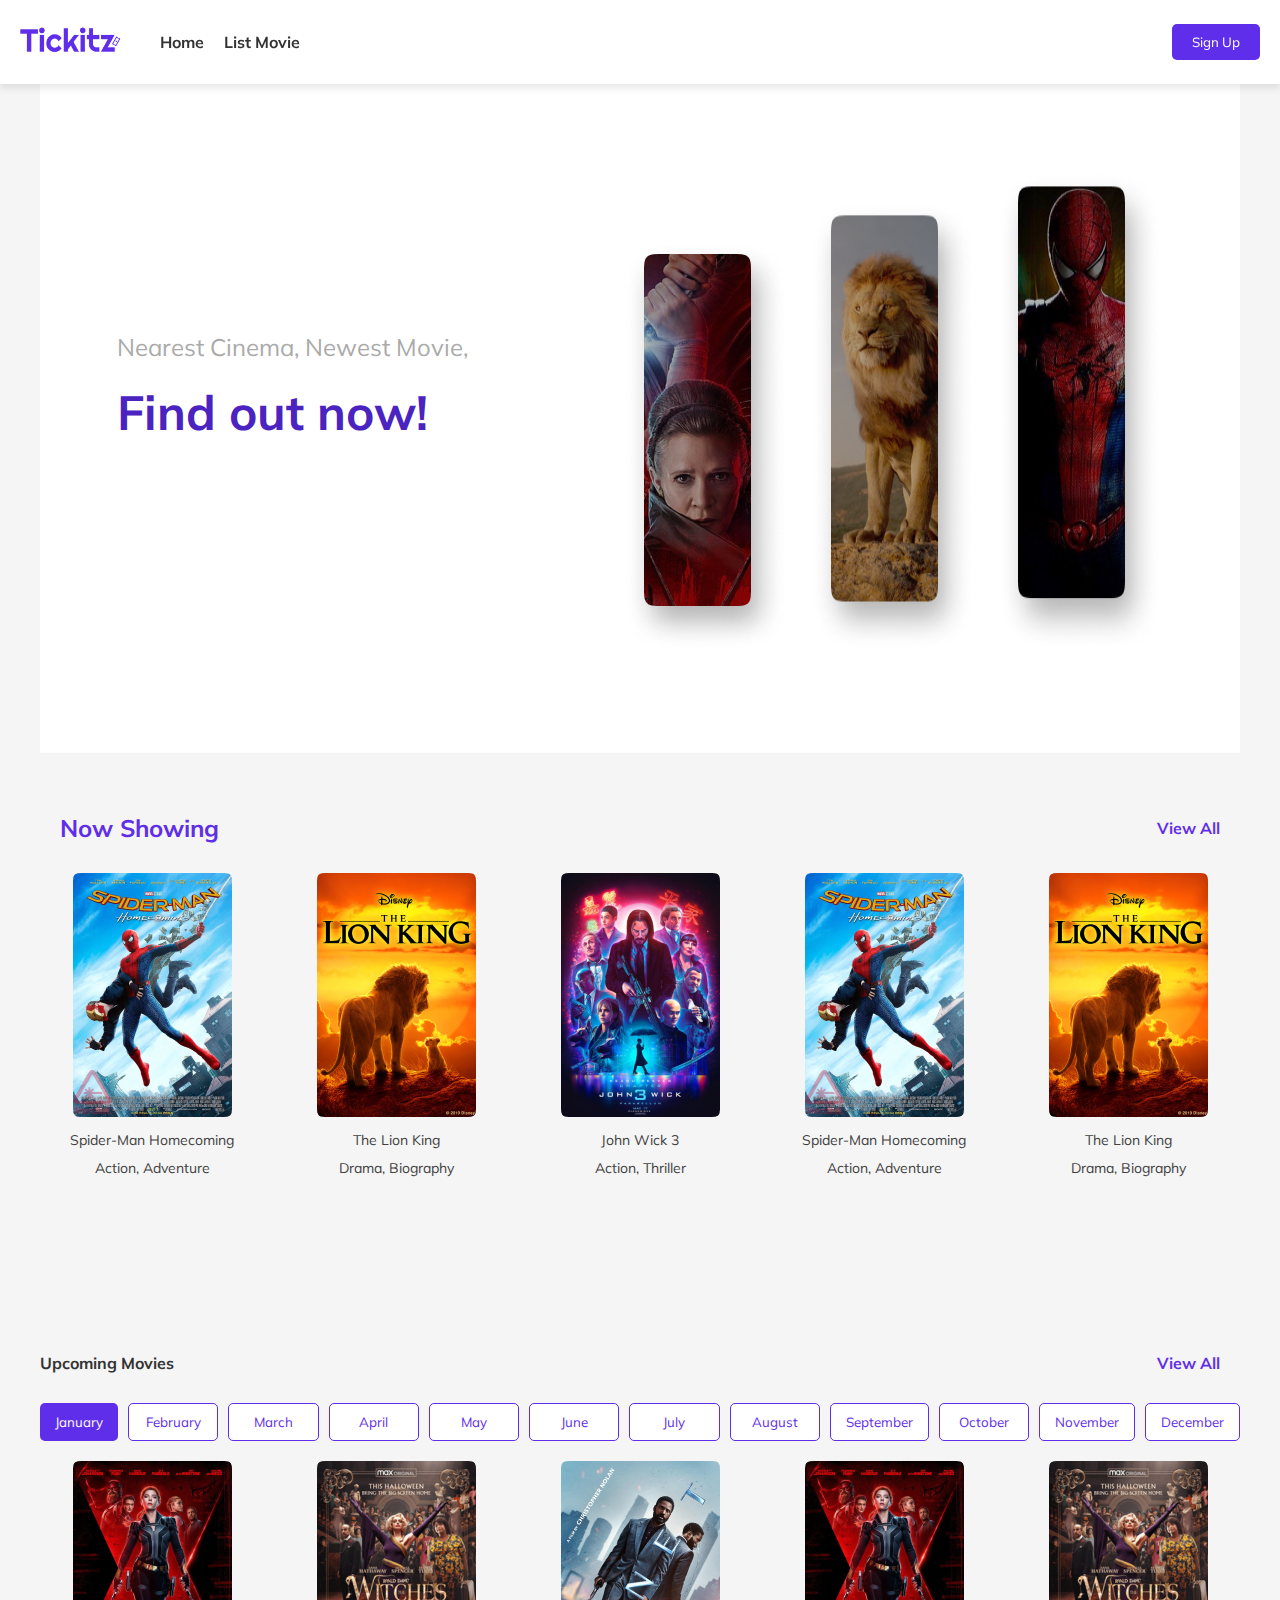
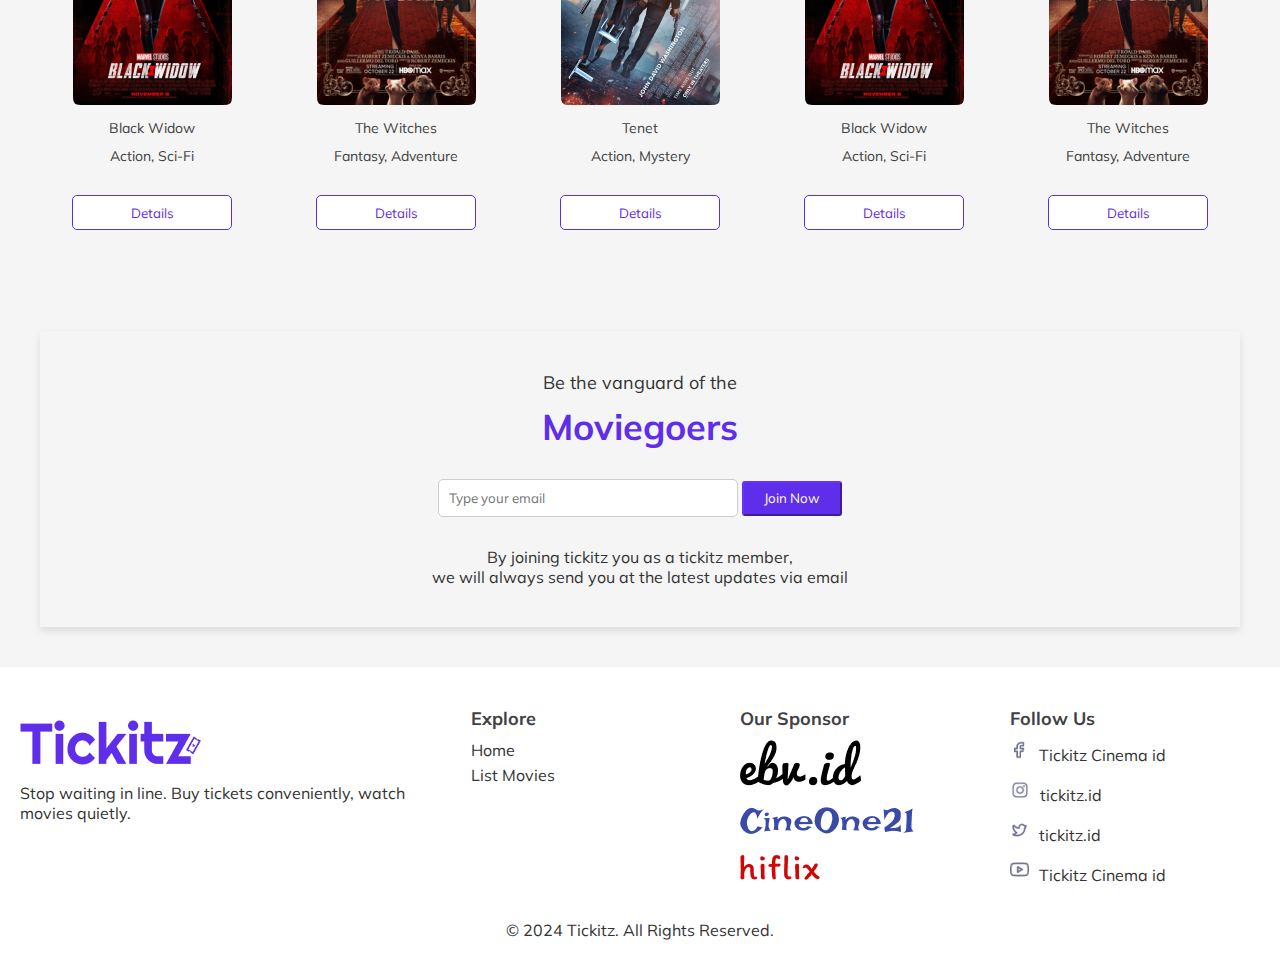
<file: index.html>
<!DOCTYPE html>
<html lang="en">
<head>
    <meta charset="UTF-8">
    <meta name="viewport" content="width=device-width, initial-scale=1.0">
    <title>Tickitz</title>
    <link rel="stylesheet" href="style.css">
    <link rel="preconnect" href="https://fonts.googleapis.com">
    <link rel="preconnect" href="https://fonts.gstatic.com" crossorigin>
    <link href="https://fonts.googleapis.com/css2?family=Mulish:ital,wght@0,200..1000;1,200..1000&display=swap" rel="stylesheet">
</head>
<body>
    <header>
        <nav class="navbar">
            <a href="#" id="logo"><img src="/Foto/Tickitz 2.png" alt="Tickitz Logo"></a>
            <div class="navbar-nav">
                <a href="#">Home</a>
                <a href="#">List Movie</a>
            </div>
            <div class="navbar-extra">
                <button>Sign Up</button>
            </div>
            <div class="hamburger">
                <img src="/Foto/hamburger.png">
            </div>
        </nav>
    </header>

    <main>
        <div class="main-container">
            <section class="section1">
                <div class="main-content">
                    <div class="text-content">
                        <p>Nearest Cinema, Newest Movie,</p>
                        <h2>Find out now!</h2>
                    </div>
                    <div class="images-container">
                        
                        <img class="mt-70" src="/Foto/Group 10.png" alt="Cinema Image">
                        <img class="mt-30" src="/Foto/Group 11.png" alt="Cinema Image">
                        <img src="/Foto/Group 12.png" alt="Cinema Image">
                    </div>
                </div>
            </section>
            

            <section class="section2">
                <div class="main-content">
                    <div class="section-header">
                        <a class="nowshow" href="#">Now Showing</a>
                        <a class="viewal" href="#">View All</a>
                    </div>
                    <div class="movies-grid">
                        <div class="movie-item">
                            <div class="movie-image">
                            <img src="/Foto/Spider.png" alt="Spider Movie">
                            <p>Spider-Man Homecoming</p>
                            <p>Action, Adventure</p>
                            </div>
                        </div>
                        <div class="movie-item">
                            <div class="movie-image">
                            <img src="/Foto/Lion.png" alt="Lion Movie">
                            <p>The Lion King</p>
                            <p>Drama, Biography</p>
                            </div>
                        </div>
                        <div class="movie-item">
                            <div class="movie-image">
                            <img src="/Foto/John.png" alt="John Movie">
                            <p>John Wick 3</p>
                            <p>Action, Thriller</p>
                            </div>
                        </div>
                        <div class="movie-item">
                            <div class="movie-image">
                            <img src="/Foto/Spider.png" alt="Spider Movie">
                            <p>Spider-Man Homecoming</p>
                            <p>Action, Adventure</p>
                            </div>
                        </div>
                        <div class="movie-item">
                            <div class="movie-image">
                            <img src="/Foto/Lion.png" alt="Lion Movie">
                            <p>The Lion King</p>
                            <p>Drama, Biography</p>
                            </div>
                        </div>
                    </div>
                </div>
            </section>
            
            <section class="section3">
                <div class="main-content">
                    <div class="section-header">
                        <p class="bold">Upcoming Movies</p>
                        <a class="viewal" href="#">View All</a>
                    </div>
                    <div class="month-buttons">
                        <button>January</button>
                        <button class="button-outline">February</button>
                        <button class="button-outline">March</button>
                        <button class="button-outline">April</button>
                        <button class="button-outline">May</button>
                        <button class="button-outline">June</button>
                        <button class="button-outline">July</button>
                        <button class="button-outline">August</button>
                        <button class="button-outline">September</button>
                        <button class="button-outline">October</button>
                        <button class="button-outline">November</button>
                        <button class="button-outline">December</button>
                    </div>
                    <div class="movies-grid">
                        <div class="movie-item">
                            <img src="/Foto/BW.png" alt="BW Movie">
                            <p>Black Widow</p>
                            <p>Action, Sci-Fi</p>
                            <button>Details</button>
                        </div>
                        <div class="movie-item">
                            <img src="/Foto/TW.png" alt="TW Movie">
                            <p>The Witches</p>
                            <p>Fantasy, Adventure</p>
                            <button>Details</button>
                        </div>
                        <div class="movie-item">
                            <img src="/Foto/Tenet.png" alt="Tenet Movie">
                            <p>Tenet</p>
                            <p>Action, Mystery</p>
                            <button>Details</button>
                        </div>
                        <div class="movie-item">
                            <img src="/Foto/BW.png" alt="BW Movie">
                            <p>Black Widow</p>
                            <p>Action, Sci-Fi</p>
                            <button>Details</button>
                        </div>
                        <div class="movie-item">
                            <img src="/Foto/TW.png" alt="TW Movie">
                            <p>The Witches</p>
                            <p>Fantasy, Adventure</p>
                            <button>Details</button>
                        </div>
                    </div>
                </div>
            </section>
            
            
            <section class="section4">
                <div class="main-content">
                    <p class="info-1">Be the vanguard of the</p>
                    <h3>Moviegoers</h3>
                    <input type="email" id="email" placeholder="Type your email" required>
                    <button>Join Now</button>
                    <p class="info mt-30">By joining tickitz you as a tickitz member,</p>
                    <p class="info">we will always send you at the latest updates via email</p>
                </div>
            </section>
        </div>
    </main>

    <footer>
        <div class="foot-container">
            <div class="footer-content1">
                <a href="#"><img src="/Foto/Tickitz 2.png" alt="Tickitz Logo"></a>
                <p class="paragraph">Stop waiting in line. Buy tickets conveniently, watch movies quietly.</p>
            </div>
            <div class="footer-content">
                <h3>Explore</h3>
                <div class="footer-mob">
                <a href="#">Home</a>
                <a href="#">List Movies</a>
            </div>
            </div>
            <div class="footer-content">
                <h3>Our Sponsor</h3>
                <div class="footer-mob">
                <a href="#"><img src="/Foto/ebv.id.png" alt="EBV Sponsor"></a>
                <a href="#"><img src="/Foto/CineOne21.png" alt="CineOne21 Sponsor"></a>
                <a href="#"><img src="/Foto/hiflix.png" alt="Hiflix Sponsor"></a>
            </div>
            </div>
            <div class="footer-content">
                <h3>Follow Us</h3>
                <div class="footer-mob">
                <div class="sosmed-id"><img src="/Foto/eva_facebook-outline.png" alt="Facebook"><a href="#">Tickitz Cinema id</a></div>
                <div class="sosmed-id"><img src="/Foto/bx_bxl-instagram.png" alt="Instagram"><a href="#">tickitz.id</a></div>
                <div class="sosmed-id"><img src="/Foto/eva_twitter-outline.png" alt="Twitter"><a href="#">tickitz.id</a></div>
                <div class="sosmed-id"><img src="/Foto/feather_youtube.png" alt="YouTube"><a href="#">Tickitz Cinema id</a></div>
                </div>
            </div>
        </div>
        <div class="copyright">
            <p>&copy; 2024 Tickitz. All Rights Reserved.</p>
        </div>
    </footer>
</body>
</html>
</file>
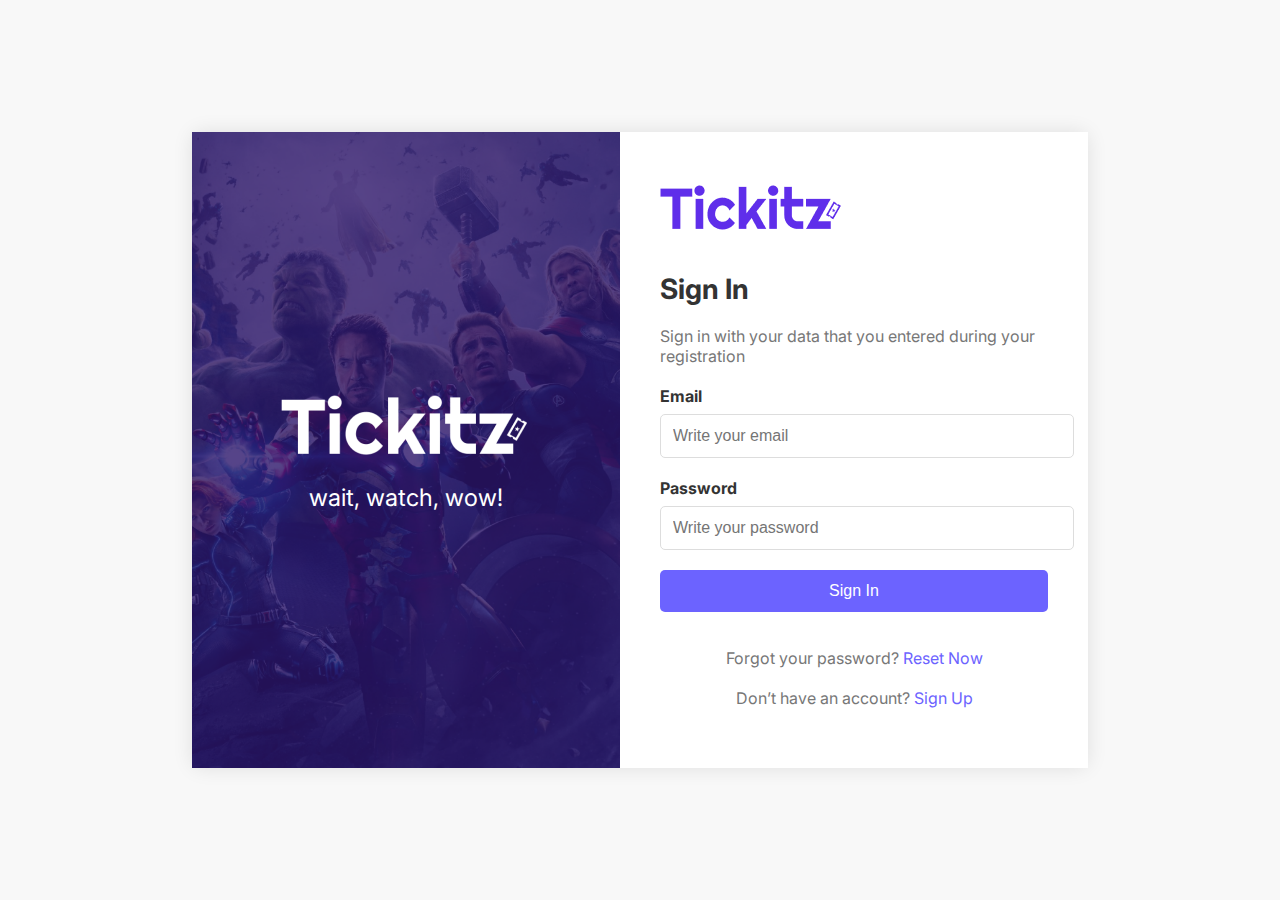
<file: signin.html>
<!DOCTYPE html>
<head>
    <meta charset="UTF-8">
    <meta name="viewport" content="width=device-width, initial-scale=1.0">
    <title>Tickitz Sign In</title>
    <link rel="stylesheet" href="signinstyle.css">
</head>
<body>
    <div class="container">
        <div class="left-section">
            <div class="left-content">
                <img src="/Foto/tickitz 1.png" alt="Logo">
                <p>wait, watch, wow!</p>
            </div>
        </div>
        <div class="right-section">
            <div class="signin-box">
                <a href="#" class="head-mob"><img src="/Foto/Tickitz 2.png" alt=""></a>
                <h2>Sign In</h2>
                <p>Sign in with your data that you entered during your registration</p>
                <form>
                    <label for="email">Email</label>
                    <input type="email" id="email" placeholder="Write your email" required>
                    
                    <label for="password">Password</label>
                    <input type="password" id="password" placeholder="Write your password" required>
                    
                    <button type="submit">Sign In</button>
                </form>
                <div class="additional-links">
                    <p>Forgot your password? <a href="#">Reset Now</a></p>
                    <p>Don’t have an account? <a href="#">Sign Up</a></p>
                </div>
            </div>
        </div>
    </div>
</body>
</html>
</file>
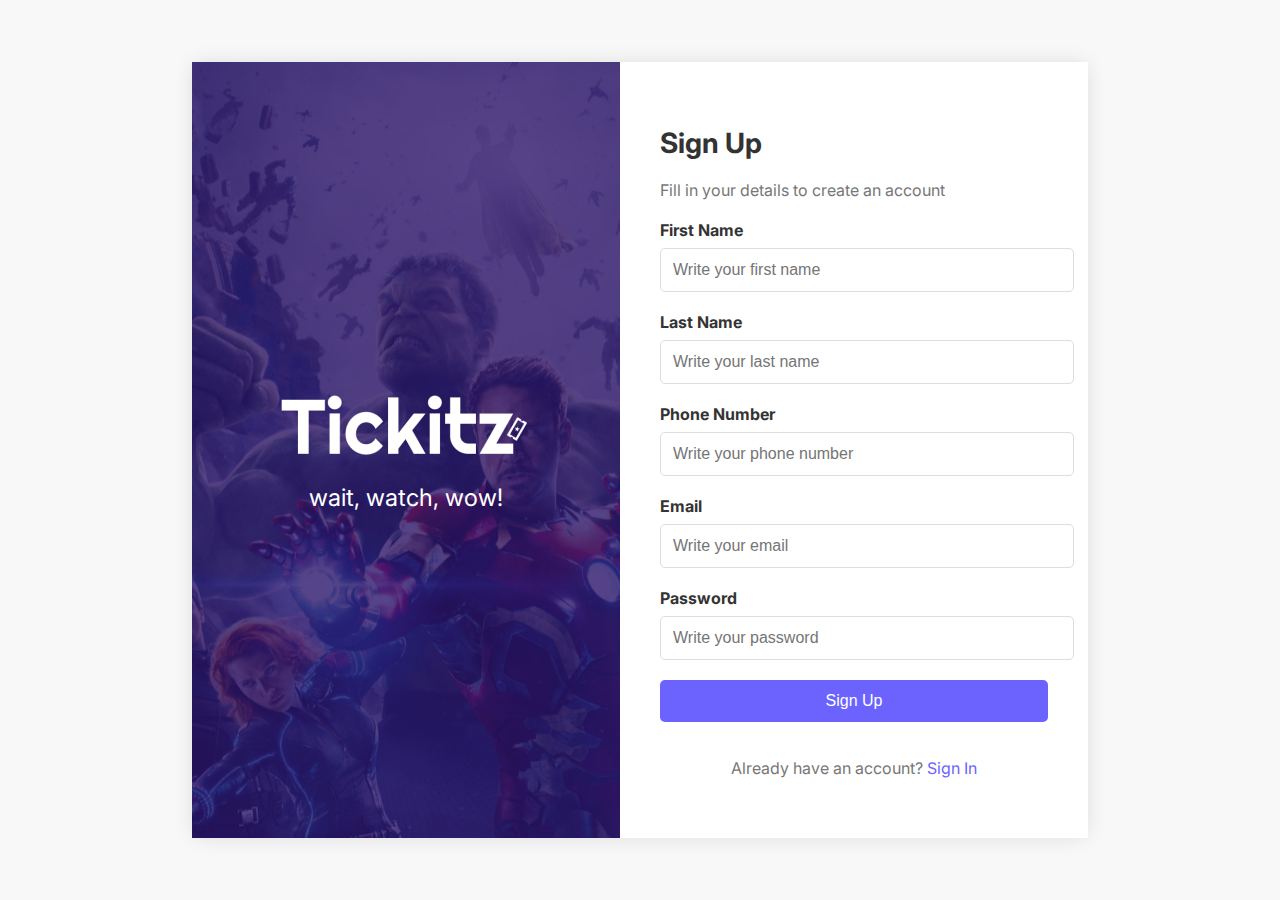
<file: signup.html>
<!DOCTYPE html>
<head>
    <meta charset="UTF-8">
    <meta name="viewport" content="width=device-width, initial-scale=1.0">
    <title>Tickitz Sign Up</title>
    <link rel="stylesheet" href="signupstyle.css">
</head>
<body>
    <div class="container">
        <div class="left-section">
            <div class="left-content">
                <img src="/Foto/tickitz 1.png" alt="Logo">
                <p>wait, watch, wow!</p>
            </div>
        </div>
        <div class="right-section">
            <div class="signin-box">
                <a href="#" class="head-mob"><img src="/Foto/Tickitz 2.png" alt=""></a>
                <h2>Sign Up</h2>
                <p>Fill in your details to create an account</p>
                <form>
                    <label for="first-name">First Name</label>
                    <input type="text" id="first-name" placeholder="Write your first name" required>
                    
                    <label for="last-name">Last Name</label>
                    <input type="text" id="last-name" placeholder="Write your last name" required>
                    
                    <label for="phone-number">Phone Number</label>
                    <input type="tel" id="phone-number" placeholder="Write your phone number" required>
                    
                    <label for="email">Email</label>
                    <input type="email" id="email" placeholder="Write your email" required>
                    
                    <label for="password">Password</label>
                    <input type="password" id="password" placeholder="Write your password" required>
                    
                    <button type="submit">Sign Up</button>
                </form>
                <div class="additional-links">
                    <p>Already have an account? <a href="#">Sign In</a></p>
                </div>
            </div>
        </div>
</body>
</html>
</file>
<file: style.css>
* {
    margin: 0;
    padding: 0;
    box-sizing: border-box;
    font-family: "Mulish", sans-serif;
}

body {
    background-color: #f5f5f5;
    color: #333;
}

.navbar {
    display: flex;
    justify-content: space-between;
    align-items: center;
    padding: 20px;
    background-color: #fff;
    box-shadow: 0 4px 8px rgba(0, 0, 0, 0.1);
    position: fixed;
    top: 0;
    left: 0;
    right: 0;
}

#logo img {
    height: 40px;
}

.navbar-nav {
    display: flex;
    gap: 20px;
    position: absolute;
    left: 160px;
}

.navbar-nav a {
    text-decoration: none;
    color: #333;
    font-weight: bold;
}

.navbar-extra button {
    padding: 10px 20px;
    background-color: #5f2eea;
    color: #fff;
    border: none;
    border-radius: 5px;
    cursor: pointer;
}

.navbar-extra button:hover {
    background-color: #4b23c0;
}

.hamburger{
    display: none;
}

.main-container {
    padding: 40px;
}


.section1 {
    background-color: #FFFFFF;
    text-align: center;
    padding: 100px 0;
}

.section1 p {
    font-size: 24px;
    color: #aaa;
}

.section1 h2 {
    font-size: 48px;
    color: #4b23c0;
    margin: 20px 0;
}

.section1 .main-content {
    display: flex;
    align-items: center;
    justify-content: space-around;
    text-align: left;
}

.section1 .text-content {
    max-width: 50%;
}

.section1 .images-container {
    display: flex;
    gap: 20px;
    justify-content: flex-end;
    max-width: 50%;
}

.mt-30{
    margin-top: 30px;
}

.mt-70{
    margin-top: 70px;
}

.images-container {
    display: flex;
    justify-content: center;
    gap: 20px;
    margin-top: 30px;
}

.section2, .section3, .section4 {
    margin-top: 50px;
}

.section2 .section-header,

.section3 .section-header {
    display: flex;
    justify-content: space-between;
    align-items: center;
    margin-bottom: 20px;
}

.month-buttons {
    display: flex;
    /* flex-wrap: wrap; */
    gap: 10px;
    margin-bottom: 20px;
    justify-content: center;
    justify-content: space-around;
}

.month-buttons button {
    padding: 10px 15px;
    background-color: #5f2eea;
    color: #fff;
    border: none;
    border-radius: 5px;
    cursor: pointer;
    transition: background-color 0.3s ease;
}

.month-buttons .button-outline {
    width: 100px;
    border: 1px solid #5f2eea;
    background-color: #FFFFFF;
    color: #5f2eea;
}

.section2 a, .section3 a {
    display: inline-block;
    padding: 10px 20px;
    color: #414141;
    text-decoration: none;
    border-radius: 5px;
}

.movie-item {
    text-align: center;
    height: 320px;
}

.movie-image {
    height: 255px;

}

.movie-item p {
    margin-top: 10px;
    color: #414141;
    font-size: 14px;
}

.movies-grid {
    display: grid;
    grid-template-columns: repeat(auto-fit, minmax(120px, 1fr));
    gap: 20px;
    padding-bottom: 100px;
}

.movie-item button{
    width: 160px;
    height: 35px;
    border: 1px solid #5f2eea;
    background-color: #FFFFFF;
    color: #5f2eea;
    margin-top: 30px;
    border-radius: 5px;
    cursor: pointer;
    
}

.section4 {
    justify-content: space-around;
    text-align: center;
    box-shadow: 0 4px 8px rgba(0, 0, 0, 0.1);
    padding: 40px 0 40px 0;
}

.section4 .info-1{
    font-size: 18px;
    color: #333;

}

.section4 h3 {
    font-size: 36px;
    color: #5f2eea;
    margin: 10px 0;
}

.section4 button{
    width: 100px;
    height: 35px;
    border-radius: 3px;
    border-color: #5f2eea;
    background-color: #5f2eea;
    color: white;
}

.section4 .info{
    color: #333;
    font-size: 16px;
    
}

#email {
    width: 300px;
    padding: 10px;
    margin-top: 20px;
    border-radius: 5px;
    border: 1px solid #ccc;
}

.bold{
    font-weight: bolder;
}

.section3 .viewal{
    color: #5f2eea;
    font-weight: bolder;
}

.section2 .viewal{
    color: #5f2eea;
    font-weight: bolder;
}

.section2 .nowshow{
    color: #5f2eea;
    font-size: 24px;
    font-weight: bolder;
}

footer {
    background-color: #fff;
    padding: 40px 20px;
}

.foot-container {
    display: flex;
    justify-content: space-between;
    /* flex-wrap: wrap; */
    gap: 20px;
}

.footer-content {
    flex: 1 1 calc(25% - 20px);
    margin-bottom: 20px;
}

.footer-content h3 {
    font-size: 18px;
    margin-bottom: 10px;
    color: #414144;
}

.footer-content p, .footer-content a {
    color: #333;
    text-decoration: none;
    display: block;
    margin: 5px 0;
}

.footer-content img {
    max-width: 100%;
    height: auto;
    margin-bottom: 10px;
}

.sosmed-id {
    display: flex;
    align-items: center;
    margin-bottom: 10px;
}

.sosmed-id img {
    height: 20px;
    margin-right: 10px;
}

.copyright {
    text-align: center;
    margin-top: 20
}

@media (min-width: 1024px){
    
}

@media (min-width: 641px){
    
}

@media (max-width: 640px){

    .navbar-nav{
        display: none;
    }

    .navbar-extra{
        display: none;
    }

    .hamburger{
        width: 20px;
        position: absolute;
        right: 440px;
        display: inline-block;
    }

    .section1 .main-content {
        display: grid;
        align-items: center;
        justify-content: space-around;
        text-align: left;
    }
    
    .section1 .images-container{
        justify-content: flex-start;
    }

    .movies-grid{
    display: flex;
    /* grid-template-columns: repeat(auto-fit, minmax(120px, 1fr)); */
    gap: 20px;
    padding-bottom: 100px;
    }
    .foot-container {
        display: grid;
        justify-content: space-between;
        flex-wrap: wrap;
        gap: 20px;
    }
    .sosmed-id{
        display: inline;        
    }
    .sosmed-id a{
        display: none;
    }
    
    .footer-content1 a{
        display: inline;
    }

    .footer-content{
        display: flex;
    }
    
    .footer-mob{
        display: flex;
        position: relative;
        top: 35px;
        right: 85px;
        padding: 20px;
    }
}
</file>
<file: signinstyle.css>
@import url('https://fonts.googleapis.com/css2?family=Inter:wght@400;600&display=swap');

body {
    margin: 0;
    font-family: 'Inter', sans-serif;
    display: flex;
    height: 100vh;
    justify-content: center;
    align-items: center;
    background-color: #f8f8f8;
}

.container {
    display: flex;
    width: 70%;
    max-width: 1200px;
    box-shadow: 0 0 20px rgba(0, 0, 0, 0.1);
    border-radius: 10px;   
}

.left-section {
    background: url('/Foto/BG.png') no-repeat center center/cover;
    flex: 1;
    display: flex;
    align-items: center;
    justify-content: center;
    color: white;
    padding: 20px;
}

.left-content {
    display: flex;
    flex-direction: column;
    align-items: center;
    justify-content: space-between;
}

.left-content img {
    width: 250px;
    height: 95px;
}

.left-content p {
    font-size: 24px;
    margin: 10px 0;
    text-align: center;
}

.right-section {
    flex: 1;
    background-color: #ffffff;
    padding: 40px;
    display: flex;
    align-items: center;
    justify-content: center;
}

.signin-box {
    width: 100%;
    max-width: 400px;
}

.signin-box h2 {
    margin-bottom: 20px;
    font-size: 28px;
    color: #333;
}

.signin-box p {
    margin-bottom: 20px;
    color: #777;
}

.signin-box label {
    display: block;
    margin-bottom: 8px;
    color: #333;
    font-weight: bold;
}

.signin-box input {
    width: 100%;
    padding: 12px;
    margin-bottom: 20px;
    border: 1px solid #ddd;
    border-radius: 5px;
    font-size: 16px;
}

.signin-box button {
    width: 100%;
    padding: 12px;
    background-color: #6C63FF;
    border: none;
    border-radius: 5px;
    color: white;
    font-size: 16px;
    cursor: pointer;
    margin-bottom: 20px;
}

.signin-box button:hover {
    background-color: #5a52d1;
}

.additional-links {
    text-align: center;
}

.additional-links a {
    color: #6C63FF;
    text-decoration: none;
}

.additional-links a:hover {
    text-decoration: underline;
}

@media only screen and (max-width: 640px) {
    .left-section{
        display: none;
    }

    .right-section{
        justify-content: center;
        align-items: center ;
        margin-top: 50px;
    }

    .head-mob{
        display: flex;
    }
}
</file>
<file: signupstyle.css>
@import url('https://fonts.googleapis.com/css2?family=Inter:wght@400;600&display=swap');

body {
    margin: 0;
    font-family: 'Inter', sans-serif;
    display: flex;
    height: 100vh;
    justify-content: center;
    align-items: center;
    background-color: #f8f8f8;
}

.container {
    display: flex;
    width: 70%;
    max-width: 1200px;
    box-shadow: 0 0 20px rgba(0, 0, 0, 0.1);
    border-radius: 10px;

}

.left-section {
    background: url('/Foto/BG.png');
    flex: 1;
    display: flex;
    align-items: center;
    justify-content: center;
    color: white;
    padding: 20px;
}

.left-content {
    display: flex;
    flex-direction: column;
    align-items: center;
    justify-content: space-between;
}

.left-content img {
    width: 250px;
    height: 95px;
}

.left-content p {
    font-size: 24px;
    margin: 10px 0;
    text-align: center;
}

.right-section {
    flex: 1;
    background-color: #ffffff;
    padding: 40px;
    display: flex;
    align-items: center;
    justify-content: center;
}

.head-mob{
    display: none;
}

.signin-box {
    width: 100%;
    max-width: 400px;
}

.signin-box h2 {
    margin-bottom: 20px;
    font-size: 28px;
    color: #333;
}

.signin-box p {
    margin-bottom: 20px;
    color: #777;
}

.signin-box label {
    display: block;
    margin-bottom: 8px;
    color: #333;
    font-weight: bold;
}

.signin-box input {
    width: 100%;
    padding: 12px;
    margin-bottom: 20px;
    border: 1px solid #ddd;
    border-radius: 5px;
    font-size: 16px;
}

.signin-box button {
    width: 100%;
    padding: 12px;
    background-color: #6C63FF;
    border: none;
    border-radius: 5px;
    color: white;
    font-size: 16px;
    cursor: pointer;
    margin-bottom: 20px;
}

.signin-box button:hover {
    background-color: #5a52d1;
}

.additional-links {
    text-align: center;
}

.additional-links a {
    color: #6C63FF;
    text-decoration: none;
}

.additional-links a:hover {
    text-decoration: underline;
}



@media only screen and (max-width: 640px) {
    .left-section{
        display: none;
    }

    .right-section{
        justify-content: center;
        align-items: center ;
        margin-top: 270px;
    }

    .head-mob{
        display: flex;
    }
}
</file>
